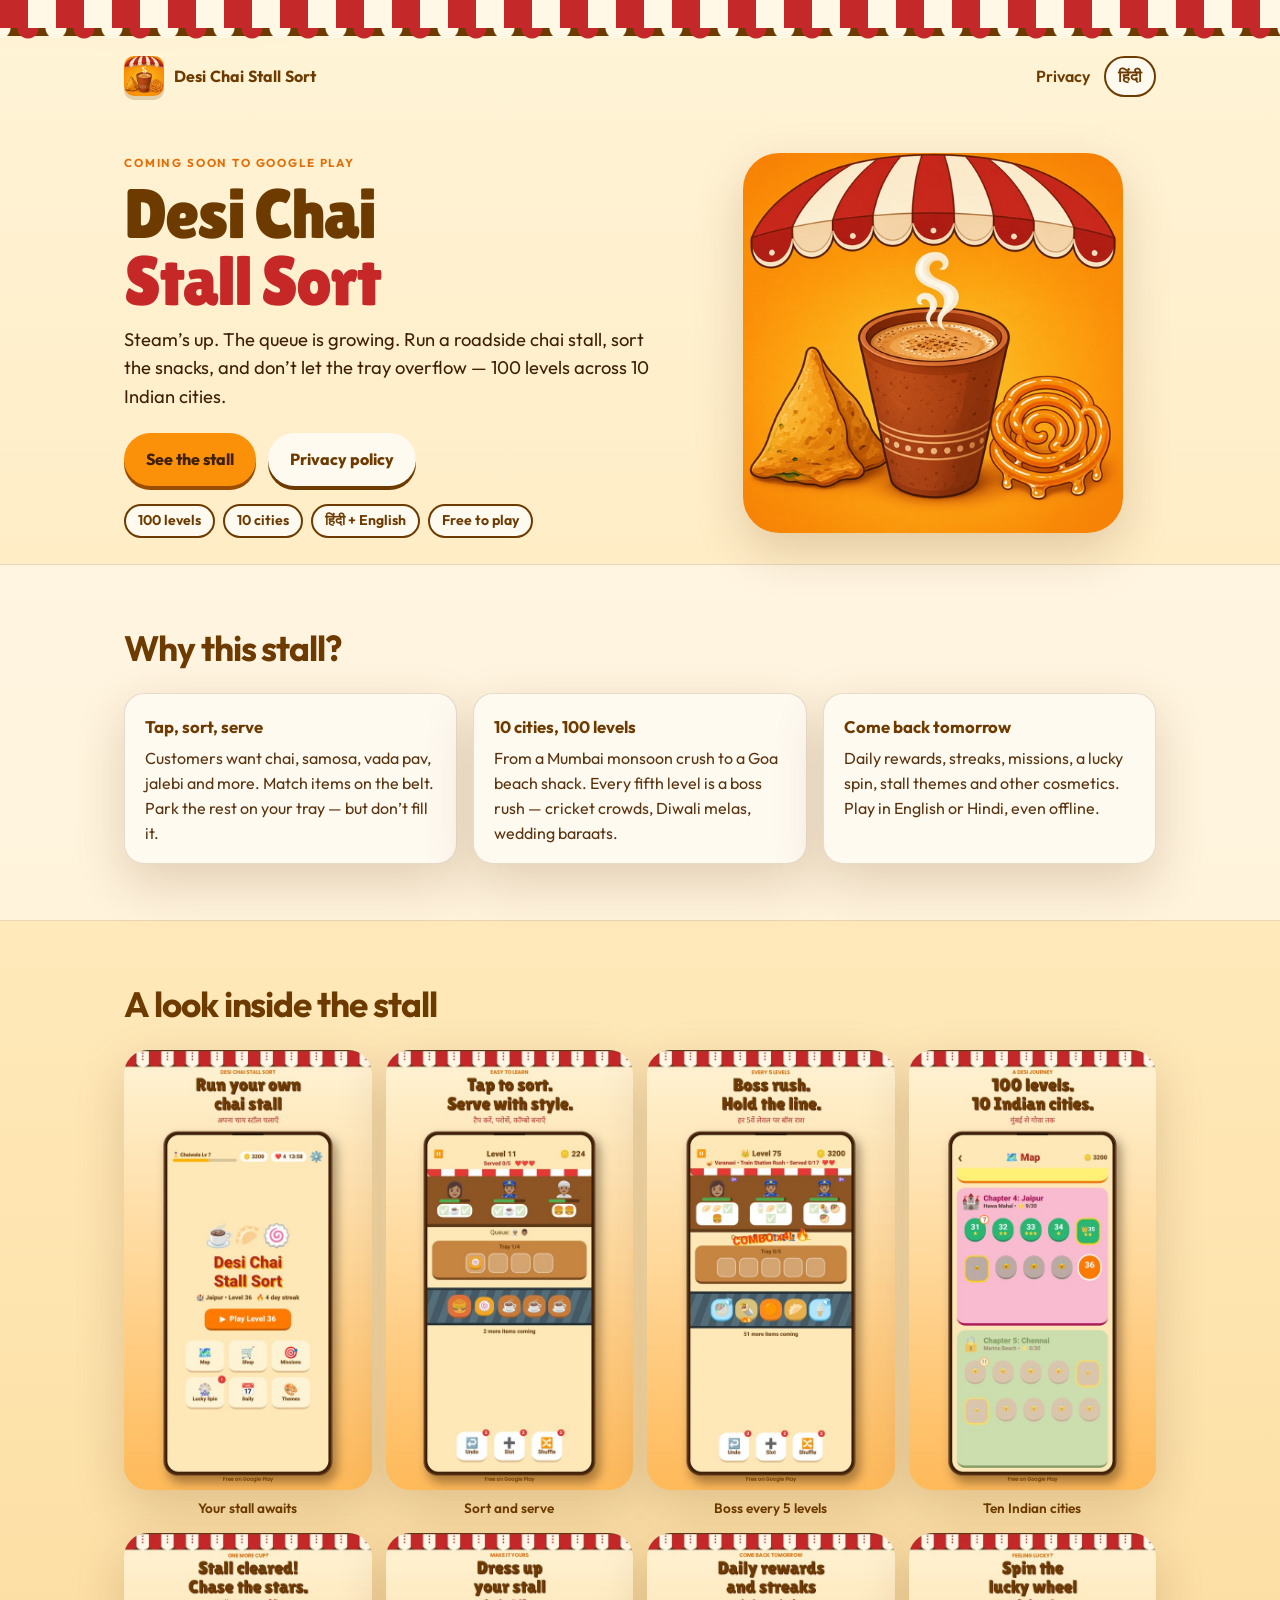
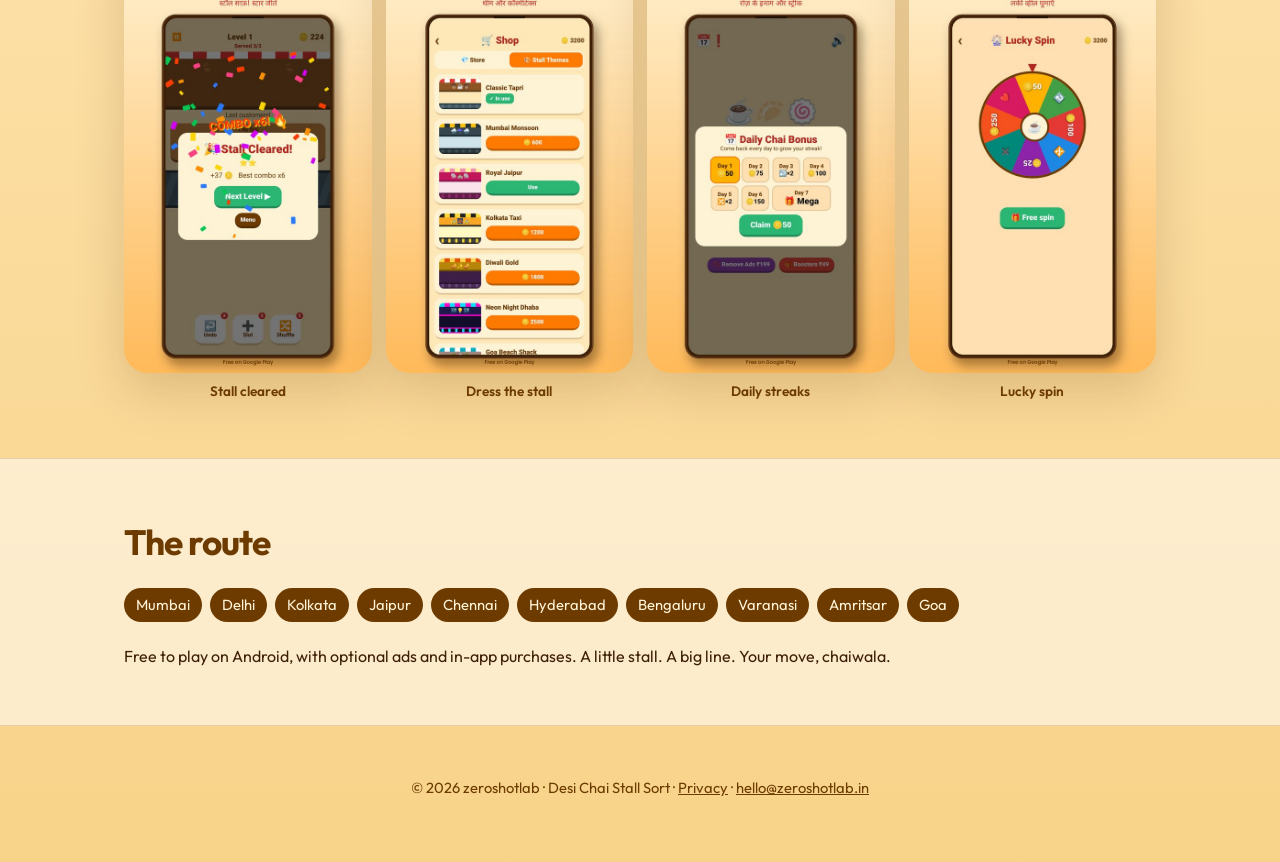
<file: public/index.html>
<!DOCTYPE html>
<html lang="en">
<head>
  <meta charset="utf-8">
  <meta name="viewport" content="width=device-width, initial-scale=1">
  <title>Desi Chai Stall Sort — a desi sort puzzle</title>
  <meta name="description" content="Run a chai stall, sort snacks, and clear 100 levels across 10 Indian cities. A free Android sort puzzle. Coming soon to Google Play.">
  <meta property="og:title" content="Desi Chai Stall Sort">
  <meta property="og:description" content="Sort chai and snacks in a roadside tapri. 100 levels, 10 Indian cities. Coming soon to Google Play.">
  <meta property="og:image" content="assets/feature-graphic.png">
  <link rel="icon" type="image/png" sizes="32x32" href="assets/favicon-32.png">
  <link rel="apple-touch-icon" href="assets/apple-touch-icon.png">
  <link rel="preconnect" href="https://fonts.googleapis.com">
  <link rel="preconnect" href="https://fonts.gstatic.com" crossorigin>
  <link href="https://fonts.googleapis.com/css2?family=Lilita+One&family=Outfit:wght@400;500;600;700&family=Tiro+Devanagari+Hindi:wght@400&display=swap" rel="stylesheet">
  <link rel="stylesheet" href="styles.css">
  <style>
    .hero h1 { font-family: "Lilita One", Outfit, sans-serif; font-weight: 400; }
    [lang="hi"] .hi-face { font-family: "Tiro Devanagari Hindi", Outfit, sans-serif; }
  </style>
</head>
<body>
  <a class="skip" href="#main">Skip to content</a>
  <header class="top">
    <div class="awning" aria-hidden="true"></div>
    <nav class="nav">
      <a class="brand" href="index.html">
        <img src="assets/icon-512.png" width="40" height="40" alt="">
        <span>Desi Chai Stall Sort</span>
      </a>
      <div style="display:flex;gap:14px;align-items:center">
        <a href="https://sites.google.com/view/desi-chai-stall-sort-privacy">Privacy</a>
        <button class="lang" type="button" id="langBtn" aria-label="Switch language">हिंदी</button>
      </div>
    </nav>
  </header>

  <main id="main">
    <section class="hero">
      <div>
        <p class="eyebrow" data-en="Coming soon to Google Play" data-hi="जल्द Google Play पर">Coming soon to Google Play</p>
        <h1>Desi Chai<br><em>Stall Sort</em></h1>
        <p class="lede" data-en="Steam’s up. The queue is growing. Run a roadside chai stall, sort the snacks, and don’t let the tray overflow — 100 levels across 10 Indian cities." data-hi="चाय उबल रही है, लाइन लंबी हो रही है। सड़क किनारे की टपरी चलाएँ, नाश्ता सॉर्ट करें, ट्रे भरने न दें — 10 भारतीय शहरों में 100 लेवल।">Steam’s up. The queue is growing. Run a roadside chai stall, sort the snacks, and don’t let the tray overflow — 100 levels across 10 Indian cities.</p>
        <div class="cta-row">
          <a class="btn" href="#screens" data-en="See the stall" data-hi="स्टॉल देखें">See the stall</a>
          <a class="btn ghost" href="https://sites.google.com/view/desi-chai-stall-sort-privacy" data-en="Privacy policy" data-hi="गोपनीयता नीति">Privacy policy</a>
        </div>
        <ul class="pills">
          <li>100 levels</li>
          <li>10 cities</li>
          <li>हिंदी + English</li>
          <li>Free to play</li>
        </ul>
      </div>
      <div class="hero-art">
        <img class="icon" src="assets/icon-512.png" width="512" height="512" alt="A clay kulhad of cutting chai under a red-and-white awning, with samosa and jalebi.">
      </div>
    </section>

    <section class="band" id="features">
      <div class="wrap">
        <h2 data-en="Why this stall?" data-hi="यह स्टॉल क्यों?">Why this stall?</h2>
        <div class="features">
          <article class="card">
            <h3 data-en="Tap, sort, serve" data-hi="टैप करें, सॉर्ट करें, परोसें">Tap, sort, serve</h3>
            <p data-en="Customers want chai, samosa, vada pav, jalebi and more. Match items on the belt. Park the rest on your tray — but don’t fill it." data-hi="ग्राहक चाहते हैं चाय, समोसा, वड़ा पाव, जलेबी और भी बहुत कुछ। बेल्ट पर मिलते आइटम परोसें। बाकी ट्रे पर रखें — ट्रे भरने न दें।">Customers want chai, samosa, vada pav, jalebi and more. Match items on the belt. Park the rest on your tray — but don’t fill it.</p>
          </article>
          <article class="card">
            <h3 data-en="10 cities, 100 levels" data-hi="10 शहर, 100 लेवल">10 cities, 100 levels</h3>
            <p data-en="From a Mumbai monsoon crush to a Goa beach shack. Every fifth level is a boss rush — cricket crowds, Diwali melas, wedding baraats." data-hi="मुंबई के मानसून से गोवा के बीच तक। हर पाँचवाँ लेवल बॉस राश है — क्रिकेट की भीड़, दिवाली मेला, शादी की बारात।">From a Mumbai monsoon crush to a Goa beach shack. Every fifth level is a boss rush — cricket crowds, Diwali melas, wedding baraats.</p>
          </article>
          <article class="card">
            <h3 data-en="Come back tomorrow" data-hi="कल फिर आइए">Come back tomorrow</h3>
            <p data-en="Daily rewards, streaks, missions, a lucky spin, stall themes and other cosmetics. Play in English or Hindi, even offline." data-hi="रोज़ के इनाम, स्ट्रीक, मिशन, लकी स्पिन, स्टॉल थीम और अन्य कॉस्मेटिक्स। अंग्रेज़ी या हिंदी में खेलें, ऑफ़लाइन भी।">Daily rewards, streaks, missions, a lucky spin, stall themes and other cosmetics. Play in English or Hindi, even offline.</p>
          </article>
        </div>
      </div>
    </section>

    <section class="wrap" id="screens">
      <h2 data-en="A look inside the stall" data-hi="स्टॉल के अंदर एक नज़र">A look inside the stall</h2>
      <div class="shots">
        <figure>
          <img src="assets/01-menu.jpg" width="540" height="960" alt="Main menu of Desi Chai Stall Sort, ready to play a Jaipur level with a four-day streak.">
          <figcaption data-en="Your stall awaits" data-hi="आपका स्टॉल इंतज़ार कर रहा है">Your stall awaits</figcaption>
        </figure>
        <figure>
          <img src="assets/02-gameplay.jpg" width="540" height="960" alt="Gameplay: serve customers from a conveyor of chai, snacks and a tray that must not overflow.">
          <figcaption data-en="Sort and serve" data-hi="सॉर्ट करें, परोसें">Sort and serve</figcaption>
        </figure>
        <figure>
          <img src="assets/03-boss.jpg" width="540" height="960" alt="A boss rush in Varanasi called Train Station Rush, with a combo in progress.">
          <figcaption data-en="Boss every 5 levels" data-hi="हर 5 लेवल पर बॉस">Boss every 5 levels</figcaption>
        </figure>
        <figure>
          <img src="assets/04-cities.jpg" width="540" height="960" alt="Chapter map showing Jaipur unlocked and Chennai still locked.">
          <figcaption data-en="Ten Indian cities" data-hi="दस भारतीय शहर">Ten Indian cities</figcaption>
        </figure>
        <figure>
          <img src="assets/05-cleared.jpg" width="540" height="960" alt="A level-cleared celebration with confetti and stars.">
          <figcaption data-en="Stall cleared" data-hi="स्टॉल साफ़">Stall cleared</figcaption>
        </figure>
        <figure>
          <img src="assets/06-themes.jpg" width="540" height="960" alt="Shop screen of stall themes including Mumbai Monsoon and Royal Jaipur.">
          <figcaption data-en="Dress the stall" data-hi="स्टॉल सजाएँ">Dress the stall</figcaption>
        </figure>
        <figure>
          <img src="assets/07-daily.jpg" width="540" height="960" alt="Daily Chai Bonus calendar with a seven-day streak of rewards.">
          <figcaption data-en="Daily streaks" data-hi="रोज़ की स्ट्रीक">Daily streaks</figcaption>
        </figure>
        <figure>
          <img src="assets/08-spin.jpg" width="540" height="960" alt="Colourful lucky spin wheel with a free daily spin button.">
          <figcaption data-en="Lucky spin" data-hi="लकी स्पिन">Lucky spin</figcaption>
        </figure>
      </div>
    </section>

    <section class="band">
      <div class="wrap">
        <h2 data-en="The route" data-hi="सफ़र के शहर">The route</h2>
        <ul class="cities" data-en-list="Mumbai,Delhi,Kolkata,Jaipur,Chennai,Hyderabad,Bengaluru,Varanasi,Amritsar,Goa" data-hi-list="मुंबई,दिल्ली,कोलकाता,जयपुर,चेन्नई,हैदराबाद,बेंगलुरु,वाराणसी,अमृतसर,गोवा">
          <li>Mumbai</li><li>Delhi</li><li>Kolkata</li><li>Jaipur</li><li>Chennai</li>
          <li>Hyderabad</li><li>Bengaluru</li><li>Varanasi</li><li>Amritsar</li><li>Goa</li>
        </ul>
        <p style="margin:22px 0 0" data-en="Free to play on Android, with optional ads and in-app purchases. A little stall. A big line. Your move, chaiwala." data-hi="Android पर मुफ़्त खेलें, वैकल्पिक विज्ञापन और इन-ऐप खरीदारी के साथ। छोटी टपरी, बड़ी लाइन। अब आपकी बारी है, चायवाले।">Free to play on Android, with optional ads and in-app purchases. A little stall. A big line. Your move, chaiwala.</p>
      </div>
    </section>
  </main>

  <footer class="foot">
    <p>© 2026 zeroshotlab · Desi Chai Stall Sort · <a href="https://sites.google.com/view/desi-chai-stall-sort-privacy">Privacy</a> · <a href="mailto:hello@zeroshotlab.in">hello@zeroshotlab.in</a></p>
    
  </footer>

  <script>
    const btn = document.getElementById("langBtn");
    const apply = (lang) => {
      document.documentElement.lang = lang;
      document.querySelectorAll("[data-en]").forEach((el) => {
        el.textContent = el.getAttribute(lang === "hi" ? "data-hi" : "data-en");
      });
      const list = document.querySelector(".cities");
      if (list) {
        const raw = list.getAttribute(lang === "hi" ? "data-hi-list" : "data-en-list");
        list.innerHTML = raw.split(",").map((c) => "<li>" + c + "</li>").join("");
      }
      btn.textContent = lang === "hi" ? "English" : "हिंदी";
    };
    let lang = localStorage.getItem("dcs-lang") || "en";
    apply(lang);
    btn.addEventListener("click", () => {
      lang = lang === "hi" ? "en" : "hi";
      localStorage.setItem("dcs-lang", lang);
      apply(lang);
    });
  </script>
</body>
</html>
</file>
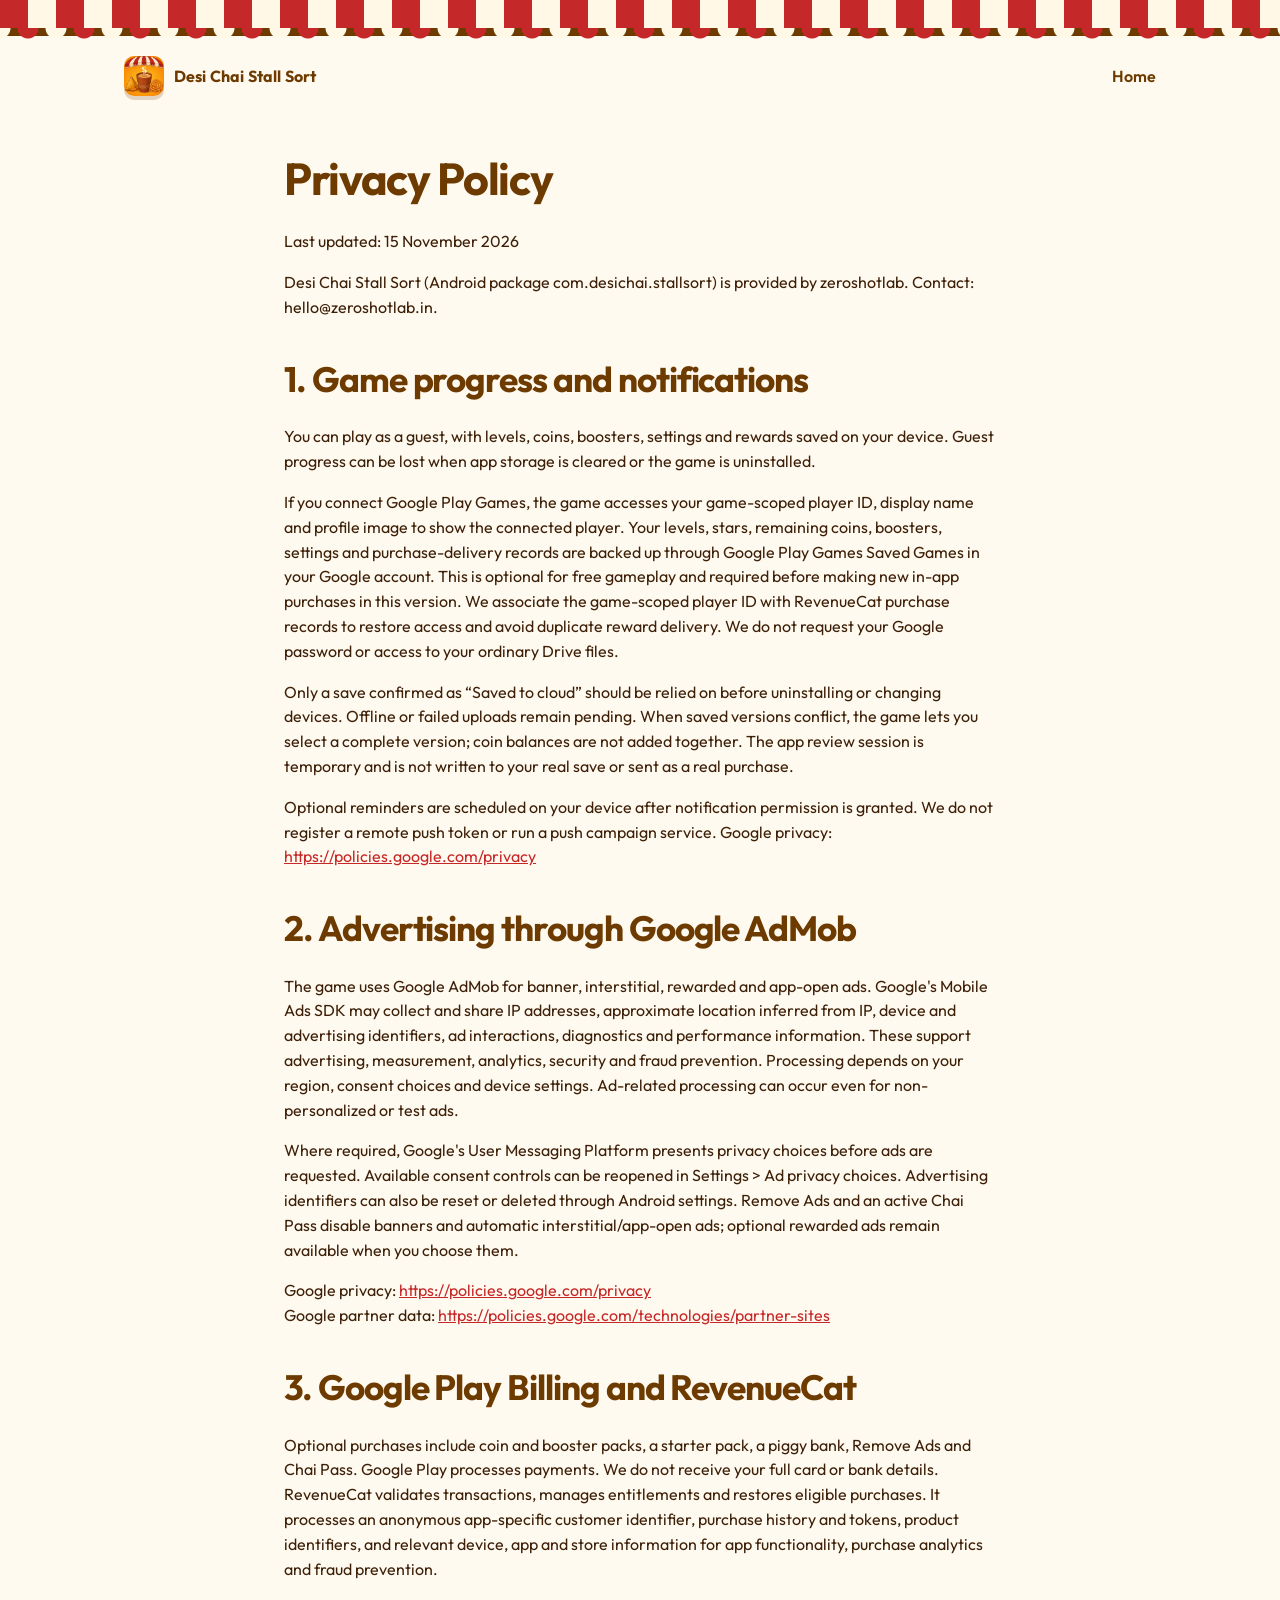
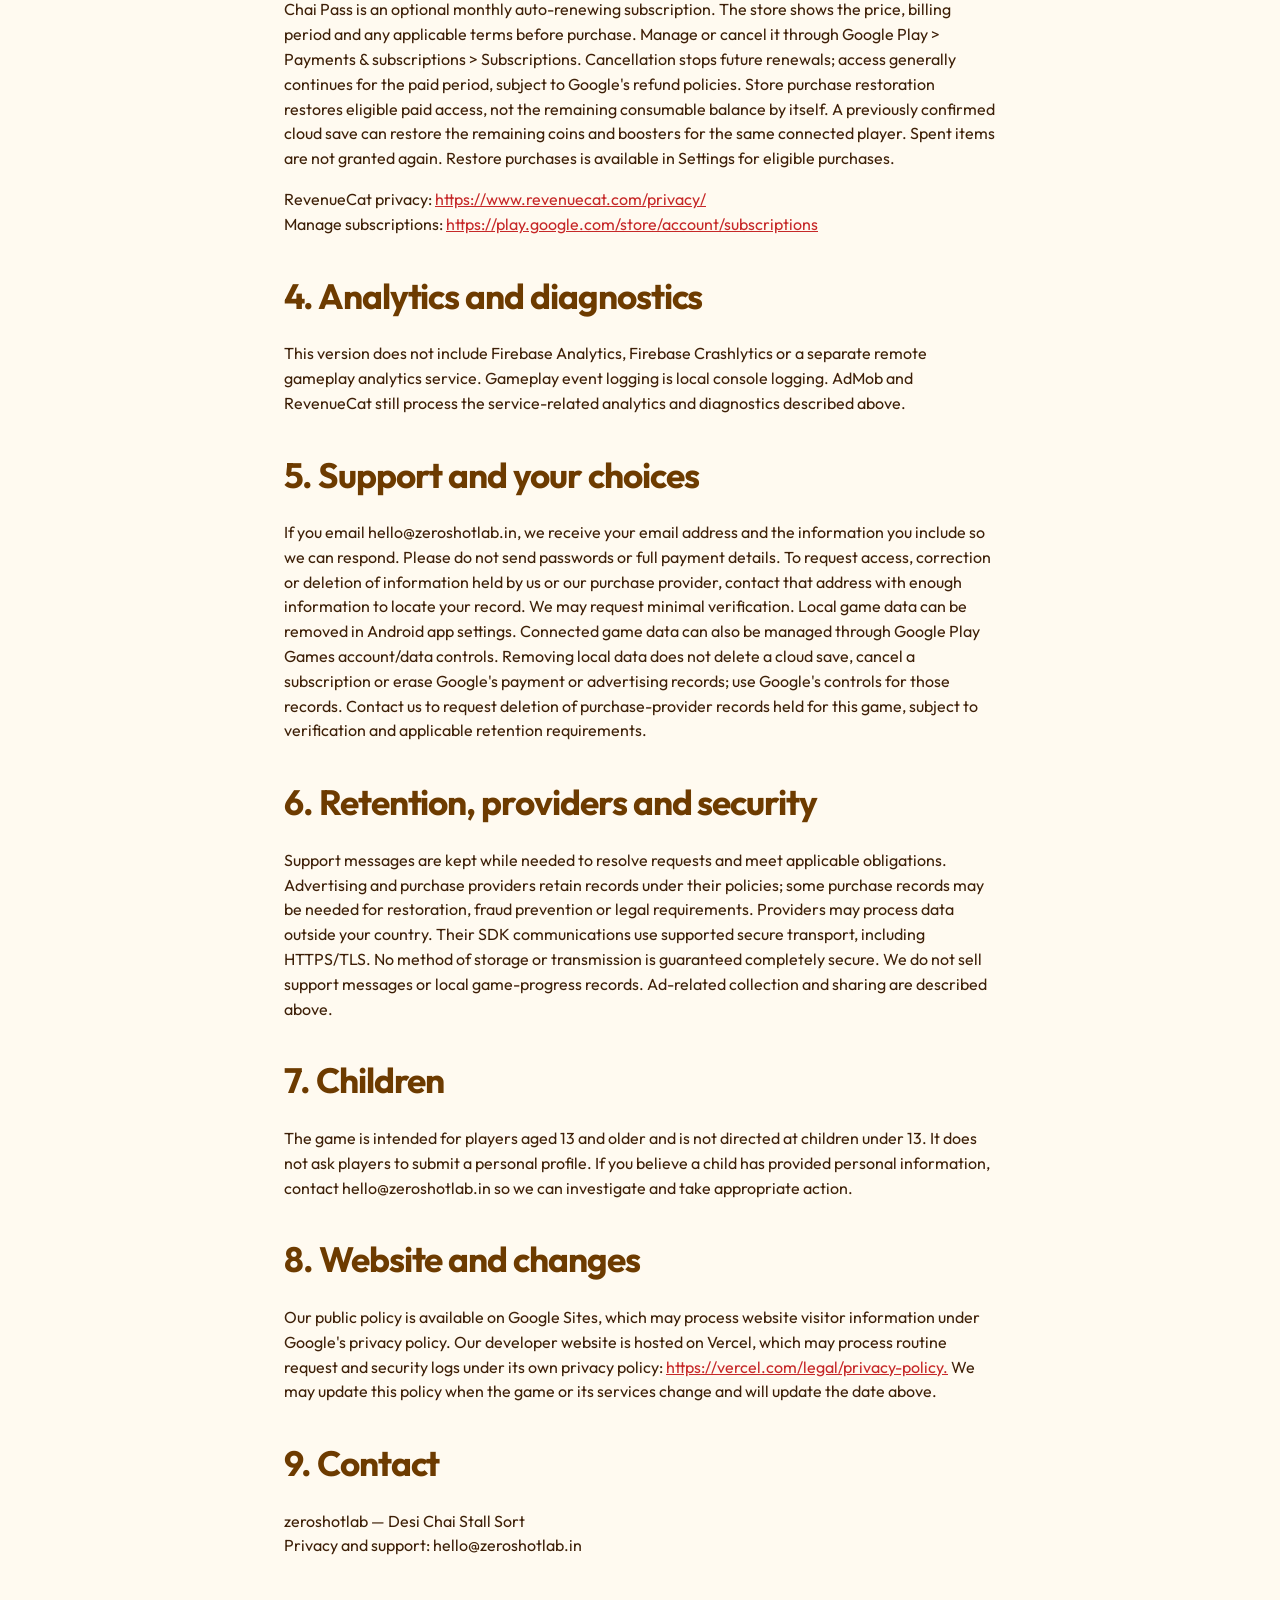
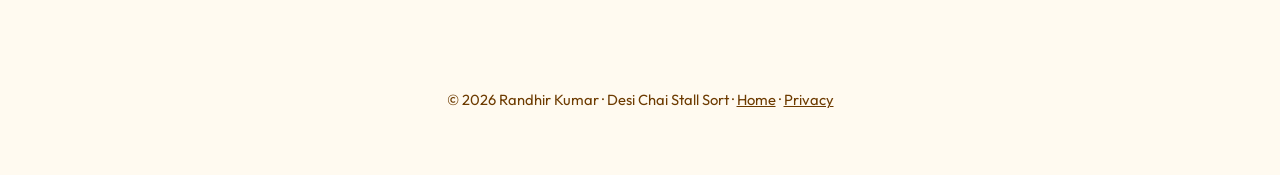
<file: public/privacy.html>
<!DOCTYPE html>
<html lang="en">
<head>
  <meta charset="utf-8">
  <meta name="viewport" content="width=device-width, initial-scale=1">
  <title>Privacy Policy — Desi Chai Stall Sort</title>
  <meta name="description" content="Privacy policy for the Desi Chai Stall Sort Android game.">
  <link rel="icon" type="image/png" sizes="32x32" href="assets/favicon-32.png">
  <link rel="apple-touch-icon" href="assets/apple-touch-icon.png">
  <link rel="preconnect" href="https://fonts.googleapis.com">
  <link rel="preconnect" href="https://fonts.gstatic.com" crossorigin>
  <link href="https://fonts.googleapis.com/css2?family=Outfit:wght@400;500;600;700&family=Tiro+Devanagari+Hindi:wght@400&display=swap" rel="stylesheet">
  <link rel="stylesheet" href="styles.css">
</head>
<body class="doc">
  <a class="skip" href="#main">Skip to content</a>
  <header class="top">
    <div class="awning" aria-hidden="true"></div>
    <nav class="nav">
      <a class="brand" href="index.html">
        <img src="assets/icon-512.png" width="40" height="40" alt="">
        <span>Desi Chai Stall Sort</span>
      </a>
      <a href="index.html">Home</a>
    </nav>
  </header>

  <main id="main" class="prose">
<h1>Privacy Policy</h1>
<p>Last updated: 15 November 2026</p>
<p>Desi Chai Stall Sort (Android package com.desichai.stallsort) is provided by zeroshotlab. Contact: hello@zeroshotlab.in.</p>
<h2>1. Game progress and notifications</h2>
<p>You can play as a guest, with levels, coins, boosters, settings and rewards saved on your device. Guest progress can be lost when app storage is cleared or the game is uninstalled.</p>
<p>If you connect Google Play Games, the game accesses your game-scoped player ID, display name and profile image to show the connected player. Your levels, stars, remaining coins, boosters, settings and purchase-delivery records are backed up through Google Play Games Saved Games in your Google account. This is optional for free gameplay and required before making new in-app purchases in this version. We associate the game-scoped player ID with RevenueCat purchase records to restore access and avoid duplicate reward delivery. We do not request your Google password or access to your ordinary Drive files.</p>
<p>Only a save confirmed as “Saved to cloud” should be relied on before uninstalling or changing devices. Offline or failed uploads remain pending. When saved versions conflict, the game lets you select a complete version; coin balances are not added together. The app review session is temporary and is not written to your real save or sent as a real purchase.</p>
<p>Optional reminders are scheduled on your device after notification permission is granted. We do not register a remote push token or run a push campaign service. Google privacy: <a href="https://policies.google.com/privacy">https://policies.google.com/privacy</a></p>
<h2>2. Advertising through Google AdMob</h2>
<p>The game uses Google AdMob for banner, interstitial, rewarded and app-open ads. Google&#x27;s Mobile Ads SDK may collect and share IP addresses, approximate location inferred from IP, device and advertising identifiers, ad interactions, diagnostics and performance information. These support advertising, measurement, analytics, security and fraud prevention. Processing depends on your region, consent choices and device settings. Ad-related processing can occur even for non-personalized or test ads.</p>
<p>Where required, Google&#x27;s User Messaging Platform presents privacy choices before ads are requested. Available consent controls can be reopened in Settings &gt; Ad privacy choices. Advertising identifiers can also be reset or deleted through Android settings. Remove Ads and an active Chai Pass disable banners and automatic interstitial/app-open ads; optional rewarded ads remain available when you choose them.</p>
<p>Google privacy: <a href="https://policies.google.com/privacy">https://policies.google.com/privacy</a><br>Google partner data: <a href="https://policies.google.com/technologies/partner-sites">https://policies.google.com/technologies/partner-sites</a></p>
<h2>3. Google Play Billing and RevenueCat</h2>
<p>Optional purchases include coin and booster packs, a starter pack, a piggy bank, Remove Ads and Chai Pass. Google Play processes payments. We do not receive your full card or bank details. RevenueCat validates transactions, manages entitlements and restores eligible purchases. It processes an anonymous app-specific customer identifier, purchase history and tokens, product identifiers, and relevant device, app and store information for app functionality, purchase analytics and fraud prevention.</p>
<p>Chai Pass is an optional monthly auto-renewing subscription. The store shows the price, billing period and any applicable terms before purchase. Manage or cancel it through Google Play &gt; Payments &amp; subscriptions &gt; Subscriptions. Cancellation stops future renewals; access generally continues for the paid period, subject to Google&#x27;s refund policies. Store purchase restoration restores eligible paid access, not the remaining consumable balance by itself. A previously confirmed cloud save can restore the remaining coins and boosters for the same connected player. Spent items are not granted again. Restore purchases is available in Settings for eligible purchases.</p>
<p>RevenueCat privacy: <a href="https://www.revenuecat.com/privacy/">https://www.revenuecat.com/privacy/</a><br>Manage subscriptions: <a href="https://play.google.com/store/account/subscriptions">https://play.google.com/store/account/subscriptions</a></p>
<h2>4. Analytics and diagnostics</h2>
<p>This version does not include Firebase Analytics, Firebase Crashlytics or a separate remote gameplay analytics service. Gameplay event logging is local console logging. AdMob and RevenueCat still process the service-related analytics and diagnostics described above.</p>
<h2>5. Support and your choices</h2>
<p>If you email hello@zeroshotlab.in, we receive your email address and the information you include so we can respond. Please do not send passwords or full payment details. To request access, correction or deletion of information held by us or our purchase provider, contact that address with enough information to locate your record. We may request minimal verification. Local game data can be removed in Android app settings. Connected game data can also be managed through Google Play Games account/data controls. Removing local data does not delete a cloud save, cancel a subscription or erase Google&#x27;s payment or advertising records; use Google&#x27;s controls for those records. Contact us to request deletion of purchase-provider records held for this game, subject to verification and applicable retention requirements.</p>
<h2>6. Retention, providers and security</h2>
<p>Support messages are kept while needed to resolve requests and meet applicable obligations. Advertising and purchase providers retain records under their policies; some purchase records may be needed for restoration, fraud prevention or legal requirements. Providers may process data outside your country. Their SDK communications use supported secure transport, including HTTPS/TLS. No method of storage or transmission is guaranteed completely secure. We do not sell support messages or local game-progress records. Ad-related collection and sharing are described above.</p>
<h2>7. Children</h2>
<p>The game is intended for players aged 13 and older and is not directed at children under 13. It does not ask players to submit a personal profile. If you believe a child has provided personal information, contact hello@zeroshotlab.in so we can investigate and take appropriate action.</p>
<h2>8. Website and changes</h2>
<p>Our public policy is available on Google Sites, which may process website visitor information under Google&#x27;s privacy policy. Our developer website is hosted on Vercel, which may process routine request and security logs under its own privacy policy: <a href="https://vercel.com/legal/privacy-policy.">https://vercel.com/legal/privacy-policy.</a> We may update this policy when the game or its services change and will update the date above.</p>
<h2>9. Contact</h2>
<p>zeroshotlab — Desi Chai Stall Sort<br>Privacy and support: hello@zeroshotlab.in</p>
  </main>

  <footer class="foot">
    <p>© 2026 Randhir Kumar · Desi Chai Stall Sort · <a href="index.html">Home</a> · <a href="privacy.html">Privacy</a></p>
  </footer>
</body>
</html>
</file>
<file: public/styles.css>
/* Desi Chai Stall Sort — landing + privacy */
:root {
  --cream: #fff4d8;
  --cream-2: #ffe8b8;
  --paper: #fffaf0;
  --orange: #fb9109;
  --orange-dk: #e26e08;
  --red: #c62828;
  --maroon: #6d3b00;
  --ink: #3e2008;
  --awning-red: #c52828;
  --awning-cream: #fff8e7;
  --line: rgba(109, 59, 0, 0.16);
  --shadow: 0 18px 50px rgba(90, 40, 0, 0.18);
}
* { box-sizing: border-box; }
html { scroll-behavior: smooth; }
body {
  margin: 0;
  font-family: Outfit, "Segoe UI", system-ui, sans-serif;
  color: var(--ink);
  background:
    radial-gradient(1200px 500px at 10% -10%, rgba(255, 213, 79, 0.45), transparent 60%),
    linear-gradient(180deg, var(--cream) 0%, var(--cream-2) 40%, #f3c56a 140%);
  min-height: 100%;
  line-height: 1.55;
}
.skip {
  position: absolute; left: -999px; top: 8px;
  background: #fff; color: var(--maroon); padding: 8px 12px; z-index: 20;
}
.skip:focus { left: 8px; }
.awning {
  height: 28px;
  background: repeating-linear-gradient(90deg,
    var(--awning-red) 0 28px,
    var(--awning-cream) 28px 56px);
  position: relative;
  box-shadow: 0 8px 0 var(--maroon);
}
.awning::after {
  content: "";
  position: absolute;
  left: 0; right: 0; bottom: -16px; height: 16px;
  background: radial-gradient(circle at 50% 0, var(--awning-red) 10px, transparent 11px) 0 0 / 56px 16px,
              radial-gradient(circle at 50% 0, var(--awning-cream) 10px, transparent 11px) 28px 0 / 56px 16px;
}
.nav {
  display: flex; align-items: center; justify-content: space-between;
  max-width: 1080px; margin: 0 auto; padding: 28px 24px 8px;
  gap: 16px;
}
.brand { display: flex; align-items: center; gap: 10px; color: var(--maroon); font-weight: 700; text-decoration: none; letter-spacing: 0.01em; }
.brand img { border-radius: 10px; box-shadow: 0 4px 0 rgba(109,59,0,.2); }
.nav a:not(.brand) { color: var(--maroon); font-weight: 600; text-decoration: none; }
.nav a:not(.brand):hover { color: var(--red); }
.lang {
  border: 2px solid var(--maroon); background: var(--paper); color: var(--maroon);
  border-radius: 999px; padding: 6px 12px; font: inherit; font-weight: 650; cursor: pointer;
}

.hero { max-width: 1080px; margin: 0 auto; padding: 48px 24px 24px; display: grid; grid-template-columns: 1.1fr 0.9fr; gap: 40px; align-items: center; }
.hero h1 {
  font-size: clamp(2.4rem, 6vw, 4.4rem);
  line-height: 0.95; letter-spacing: -0.03em;
  margin: 0 0 12px; color: var(--maroon);
}
.hero h1 em { color: var(--red); font-style: normal; }
.lede { font-size: 1.15rem; max-width: 36rem; margin: 0 0 22px; }
.eyebrow { text-transform: uppercase; letter-spacing: 0.16em; font-size: 0.72rem; font-weight: 700; color: var(--orange-dk); margin: 0 0 8px; }
.cta-row { display: flex; flex-wrap: wrap; gap: 12px; align-items: center; }
.btn {
  display: inline-flex; align-items: center; justify-content: center;
  background: var(--orange); color: #3e2008; font-weight: 760; text-decoration: none;
  padding: 14px 22px; border-radius: 999px; border: 0; box-shadow: 0 4px 0 #9a4c00;
}
.btn:hover { background: #ff9f1a; }
.btn.ghost { background: var(--paper); box-shadow: 0 4px 0 var(--maroon); color: var(--maroon); }
.hero-art { text-align: center; }
.hero-art img.icon { width: min(100%, 380px); height: auto; border-radius: 36px; box-shadow: var(--shadow); }
.pills { display: flex; flex-wrap: wrap; gap: 8px; margin: 18px 0 0; padding: 0; list-style: none; }
.pills li { background: var(--paper); border: 2px solid var(--maroon); border-radius: 999px; padding: 4px 12px; font-size: 0.88rem; font-weight: 650; color: var(--maroon); }

.band { background: rgba(255,250,240,0.62); border-top: 1px solid var(--line); border-bottom: 1px solid var(--line); }
.wrap { max-width: 1080px; margin: 0 auto; padding: 56px 24px; }
h2 { font-size: clamp(1.6rem, 3vw, 2.2rem); color: var(--maroon); letter-spacing: -0.03em; margin: 0 0 18px; }
.features { display: grid; grid-template-columns: repeat(3, 1fr); gap: 16px; }
.card { background: var(--paper); border-radius: 20px; padding: 20px 20px 18px; box-shadow: var(--shadow); border: 1px solid var(--line); }
.card h3 { margin: 0 0 6px; font-size: 1.05rem; color: var(--maroon); }
.card p { margin: 0; color: #5a3410; }

.shots { display: grid; grid-template-columns: repeat(4, 1fr); gap: 14px; }
.shots figure { margin: 0; }
.shots img {
  width: 100%; height: auto; display: block; border-radius: 24px;
  box-shadow: var(--shadow); background: #f3c56a;
}
.shots figcaption { text-align: center; font-size: 0.85rem; color: var(--maroon); margin-top: 8px; font-weight: 600; }

.cities { display: flex; flex-wrap: wrap; gap: 8px; padding: 0; list-style: none; margin: 0; }
.cities li { background: var(--maroon); color: var(--cream); border-radius: 999px; padding: 6px 12px; font-size: 0.92rem; }

.foot { text-align: center; padding: 36px 16px 48px; color: var(--maroon); font-size: 0.92rem; }
.foot a { color: var(--maroon); }

body.doc { background: var(--paper); }
body.doc .prose { max-width: 760px; margin: 0 auto; padding: 40px 24px 64px; }
body.doc h1 { color: var(--maroon); font-size: clamp(2rem, 4vw, 2.8rem); letter-spacing: -0.03em; margin: 0 0 8px; }
body.doc h2 { margin-top: 2rem; }
body.doc .notice { background: #fff3c4; border-left: 4px solid var(--orange); padding: 12px 14px; border-radius: 8px; }
code { font-size: 0.92em; background: #fff1c7; padding: 0 4px; border-radius: 4px; }
a { color: var(--red); }

@media (max-width: 860px) {
  .hero { grid-template-columns: 1fr; padding-top: 28px; }
  .features, .shots { grid-template-columns: 1fr 1fr; }
}
@media (max-width: 560px) {
  .features { grid-template-columns: 1fr; }
  .shots { grid-template-columns: 1fr 1fr; }
}
</file>
